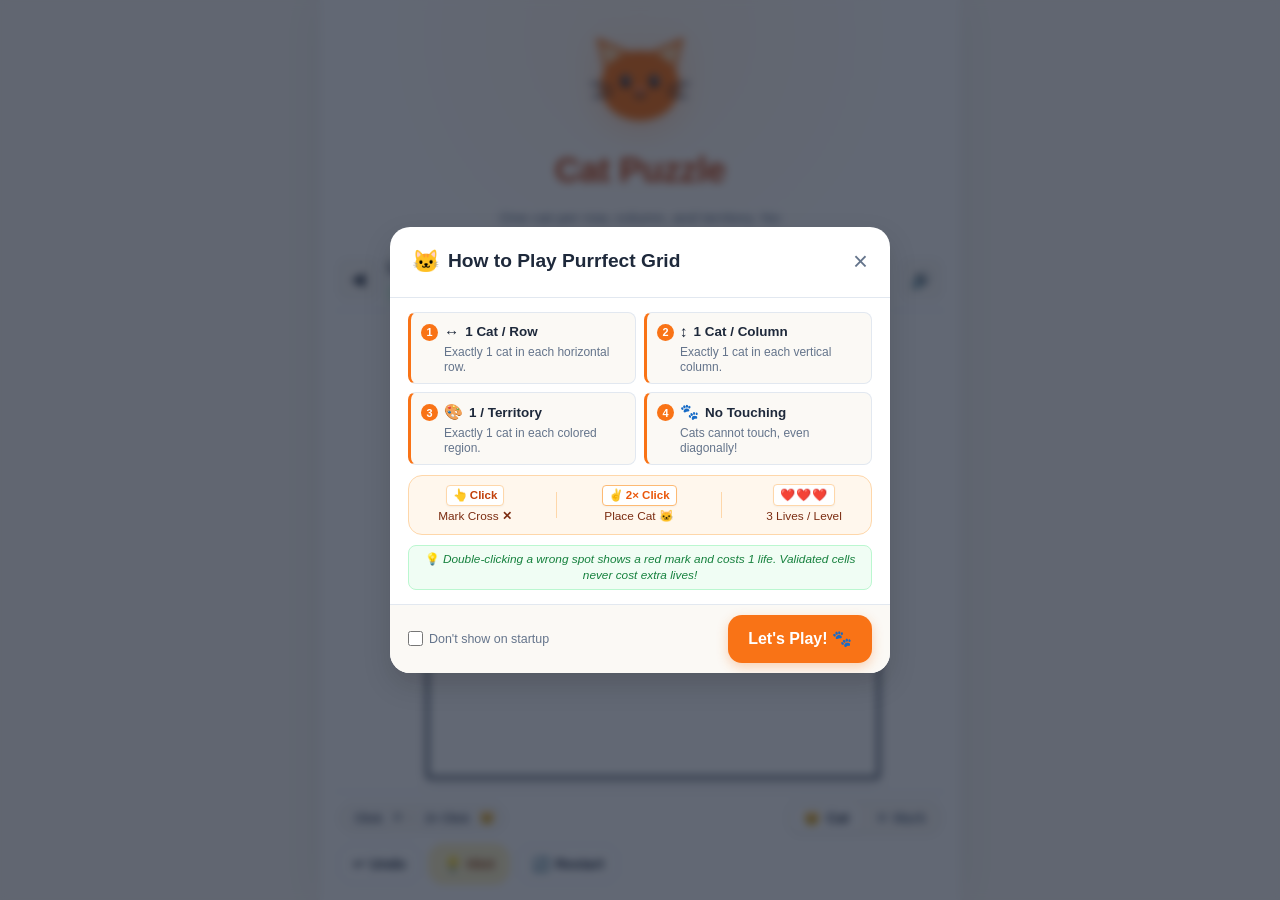
<file: index.html>
<!DOCTYPE html>
<html lang="en">
<head>
  <meta charset="UTF-8">
  <meta name="viewport" content="width=device-width, initial-scale=1.0, maximum-scale=1.0, user-scalable=no">
  <title>Rakee</title>
  <meta name="description" content="A delightful, relaxing cat-themed logic grid puzzle game. Place one cat per row, column, and territory without letting them touch!">
  <link rel="stylesheet" href="css/style.css">
  <link rel="icon" href="data:image/svg+xml,<svg xmlns=%22http://www.w3.org/2000/svg%22 viewBox=%220 0 100 100%22><text y=%22.9em%22 font-size=%2290%22>🐱</text></svg>">
</head>
<body>
  <div id="app" class="game-wrapper">
    <!-- Confetti Canvas for Victory Celebrations -->
    <canvas id="confetti-canvas"></canvas>

    <!-- Floating Feedback Toast (Rule violations, etc.) -->
    <div id="feedback-toast" class="toast" role="alert" aria-live="assertive"></div>

    <!-- ==================== SCREEN 1: MAIN MENU ==================== -->
    <section id="screen-menu" class="screen screen-menu active" aria-label="Main Menu">
      <div class="menu-container">
        <!-- Brand Header -->
        <header class="menu-brand">
          <div class="brand-logo-bounce">
            <svg class="brand-cat-logo" viewBox="0 0 100 100" aria-hidden="true">
              <polygon points="18,42 10,12 42,26" fill="#f97316"/>
              <polygon points="20,38 14,18 38,27" fill="#fed7aa"/>
              <polygon points="82,42 90,12 58,26" fill="#f97316"/>
              <polygon points="80,38 86,18 62,27" fill="#fed7aa"/>
              <ellipse cx="50" cy="56" rx="36" ry="32" fill="#f97316"/>
              <ellipse cx="37" cy="52" rx="4.5" ry="6" fill="#1e293b"/>
              <ellipse cx="63" cy="52" rx="4.5" ry="6" fill="#1e293b"/>
              <circle cx="38" cy="50" r="1.8" fill="#ffffff"/>
              <circle cx="64" cy="50" r="1.8" fill="#ffffff"/>
              <polygon points="50,62 46,58 54,58" fill="#fda4af"/>
              <path d="M46,64 Q50,68 54,64" fill="none" stroke="#1e293b" stroke-width="2.5" stroke-linecap="round"/>
              <line x1="24" y1="58" x2="6" y2="54" stroke="#1e293b" stroke-width="2" stroke-linecap="round"/>
              <line x1="24" y1="64" x2="8" y2="66" stroke="#1e293b" stroke-width="2" stroke-linecap="round"/>
              <line x1="76" y1="58" x2="94" y2="54" stroke="#1e293b" stroke-width="2" stroke-linecap="round"/>
              <line x1="76" y1="64" x2="92" y2="66" stroke="#1e293b" stroke-width="2" stroke-linecap="round"/>
            </svg>
          </div>
          <h1 class="brand-title">Cat Puzzle</h1>
          <p class="brand-tagline">One cat per row, column, and territory. No touching!</p>
        </header>

        <!-- Player Quick Stats -->
        <div class="menu-stats-card">
          <div class="stat-pill">
            <span class="stat-label">Total Score</span>
            <span id="menu-total-score" class="stat-val">0</span>
          </div>
          <div class="stat-pill">
            <span class="stat-label">Levels Cleared</span>
            <span id="menu-completed-count" class="stat-val">0 / 24</span>
          </div>
        </div>

        <!-- Menu Navigation Buttons -->
        <nav class="menu-nav">
          <button id="btn-menu-continue" class="btn btn-primary btn-pulse" style="display: none;">
            <span class="btn-icon">▶</span> Continue Puzzle
          </button>
          <button id="btn-menu-play" class="btn btn-primary">
            <span class="btn-icon">🎮</span> Play Next Level
          </button>
          <button id="btn-menu-levels" class="btn btn-secondary">
            <span class="btn-icon">🗺️</span> Level Select
          </button>
          <button id="btn-menu-generator" class="btn btn-secondary">
            <span class="btn-icon">✨</span> Custom Puzzle Generator
          </button>
          <button id="btn-menu-how-to-play" class="btn btn-outline">
            <span class="btn-icon">📖</span> How to Play
          </button>
          <button id="btn-menu-settings" class="btn btn-outline">
            <span class="btn-icon">⚙️</span> Settings
          </button>
        </nav>

        <footer class="menu-footer">
          <p>Cat Puzzle • Built with Pure Vanilla Web Technologies</p>
        </footer>
      </div>
    </section>

    <!-- ==================== SCREEN 2: GAME SCREEN ==================== -->
    <section id="screen-game" class="screen screen-game" aria-label="Game Board Screen">
      <div class="game-container">
        <!-- Top HUD Header -->
        <header class="game-hud">
          <div class="hud-left">
            <button id="btn-game-back" class="btn-hud" aria-label="Return to Main Menu" title="Menu">
              <span class="btn-icon">◀</span>
            </button>
            <div class="level-meta">
              <h2 id="hud-level-title" class="hud-title">Level 1</h2>
              <span id="hud-level-difficulty" class="badge badge-beginner">Beginner</span>
            </div>
          </div>

          <div class="hud-center">
            <div class="hud-chip" title="Remaining Lives (3 per level)">
              <span id="hud-lives" class="chip-lives" aria-label="3 lives remaining">
                <span class="heart-icon active">❤️</span>
                <span class="heart-icon active">❤️</span>
                <span class="heart-icon active">❤️</span>
              </span>
            </div>
            <div class="hud-chip" title="Cats placed">
              <span id="hud-cat-count" class="chip-text">🐾 0 / 10</span>
            </div>
            <div class="hud-chip" title="Timer">
              <span class="chip-icon">⏱</span>
              <span id="hud-timer" class="chip-text">00:00</span>
            </div>
          </div>

          <div class="hud-right">
            <button id="btn-sound-toggle" class="btn-hud" aria-label="Toggle Sound" title="Sound">
              <span class="icon">🔊</span>
            </button>
          </div>
        </header>

        <!-- Hint Assistance Banner -->
        <div id="hint-banner" class="hint-banner" role="region" aria-live="polite">
          <div class="hint-content">
            <span class="hint-paw">💡</span>
            <div class="hint-body">
              <strong id="hint-title">Helpful Paw Hint</strong>
              <p id="hint-text">Look closely at the highlighted cell!</p>
            </div>
          </div>
          <div class="hint-actions">
            <button id="btn-hint-auto-place" class="btn btn-sm btn-primary">Place for Me</button>
            <button id="btn-hint-dismiss" class="btn btn-sm btn-outline">Got it</button>
          </div>
        </div>

        <!-- Puzzle Board Container -->
        <main class="board-area">
          <div class="board-frame">
            <!-- Top Column Headers -->
            <div id="col-headers" class="col-headers-track" aria-hidden="true"></div>

            <div class="board-middle-row">
              <!-- Left Row Headers -->
              <div id="row-headers" class="row-headers-track" aria-hidden="true"></div>

              <!-- Main Interactive Grid -->
              <div id="puzzle-grid" class="puzzle-grid" role="grid" aria-label="Cat puzzle grid"></div>
            </div>
          </div>
        </main>

        <!-- Game Interaction Toolbar -->
        <footer class="game-toolbar">
          <!-- Control Guide -->
          <div class="control-guide-chip" role="status" aria-label="Controls guide" title="Controls Guide">
            <span class="guide-item"><span class="guide-badge">Click</span> ✕</span>
            <span class="guide-divider">•</span>
            <span class="guide-item"><span class="guide-badge">2× Click</span> 🐱</span>
          </div>

          <!-- Mode Switcher Override (Optional) -->
          <div class="mode-switch-group" role="group" aria-label="Placement Mode">
            <button id="btn-mode-cat" class="mode-btn active" title="Cat placement mode">
              <span class="mode-icon">🐱</span> Cat
            </button>
            <button id="btn-mode-mark" class="mode-btn" title="Mark cell empty (cross)">
              <span class="mode-icon">✕</span> Mark
            </button>
          </div>

          <!-- Action Buttons -->
          <div class="actions-group">
            <button id="btn-undo" class="btn-action" title="Undo Last Move (U)">
              <span class="action-icon">↩</span> Undo
            </button>
            <button id="btn-hint" class="btn-action btn-action-hint" title="Get a Hint (H)">
              <span class="action-icon">💡</span> Hint
            </button>
            <button id="btn-restart" class="btn-action" title="Restart Level (R)">
              <span class="action-icon">🔄</span> Restart
            </button>
          </div>
        </footer>
      </div>
    </section>

    <!-- ==================== SCREEN 3: LEVEL SELECT ==================== -->
    <section id="screen-levels" class="screen screen-levels" aria-label="Level Select Screen">
      <div class="levels-container">
        <header class="levels-header">
          <button id="btn-levels-back" class="btn-hud" aria-label="Back to Menu">
            <span class="btn-icon">◀</span>
          </button>
          <h2 class="levels-title">Select Level</h2>
          <div style="width: 40px;"></div>
        </header>

        <!-- Difficulty Filter Tabs -->
        <div id="level-filter-tabs" class="filter-tabs" role="tablist">
          <button class="filter-tab active" data-filter="All">All</button>
          <button class="filter-tab" data-filter="Beginner">Beginner</button>
          <button class="filter-tab" data-filter="Easy">Easy</button>
          <button class="filter-tab" data-filter="Medium">Medium</button>
          <button class="filter-tab" data-filter="Hard">Hard</button>
          <button class="filter-tab" data-filter="Expert">Expert</button>
          <button class="filter-tab" data-filter="Master">Master</button>
        </div>

        <!-- Level Cards Grid -->
        <div id="level-grid" class="level-grid"></div>
      </div>
    </section>

    <!-- ==================== MODAL: HOW TO PLAY (WELCOME POP-UP) ==================== -->
    <div id="modal-how-to-play" class="modal-overlay" role="dialog" aria-modal="true" aria-labelledby="rule-modal-title">
      <div class="modal-card modal-card-how-to-play">
        <header class="modal-header">
          <div class="modal-title-wrap">
            <span class="modal-title-emoji">🐱</span>
            <h3 id="rule-modal-title" class="modal-title">How to Play Purrfect Grid</h3>
          </div>
          <button class="modal-close" data-close-modal aria-label="Close dialog">&times;</button>
        </header>
        <div class="modal-body how-to-play-body">
          <!-- 4 Core Rules in 2x2 Grid -->
          <div class="rules-grid">
            <div class="rule-box">
              <div class="rule-box-header">
                <span class="rule-num">1</span>
                <span class="rule-icon">↔️</span>
                <strong>1 Cat / Row</strong>
              </div>
              <p>Exactly 1 cat in each horizontal row.</p>
            </div>

            <div class="rule-box">
              <div class="rule-box-header">
                <span class="rule-num">2</span>
                <span class="rule-icon">↕️</span>
                <strong>1 Cat / Column</strong>
              </div>
              <p>Exactly 1 cat in each vertical column.</p>
            </div>

            <div class="rule-box">
              <div class="rule-box-header">
                <span class="rule-num">3</span>
                <span class="rule-icon">🎨</span>
                <strong>1 / Territory</strong>
              </div>
              <p>Exactly 1 cat in each colored region.</p>
            </div>

            <div class="rule-box">
              <div class="rule-box-header">
                <span class="rule-num">4</span>
                <span class="rule-icon">🐾</span>
                <strong>No Touching</strong>
              </div>
              <p>Cats cannot touch, even diagonally!</p>
            </div>
          </div>

          <!-- Controls & Lives Banner -->
          <div class="controls-banner">
            <div class="control-col">
              <span class="ctrl-tag">👆 Click</span>
              <span>Mark Cross <strong>✕</strong></span>
            </div>
            <div class="control-col-divider"></div>
            <div class="control-col">
              <span class="ctrl-tag cat-tag">✌️ 2× Click</span>
              <span>Place Cat <strong>🐱</strong></span>
            </div>
            <div class="control-col-divider"></div>
            <div class="control-col">
              <span class="ctrl-tag lives-tag">❤️❤️❤️</span>
              <span>3 Lives / Level</span>
            </div>
          </div>

          <div class="quick-tip-note">
            💡 <em>Double-clicking a wrong spot shows a red mark and costs 1 life. Validated cells never cost extra lives!</em>
          </div>
        </div>
        <footer class="modal-footer how-to-play-footer">
          <label class="popup-pref-label" title="Do not automatically show this popup on refresh">
            <input type="checkbox" id="chk-dont-show-startup">
            <span>Don't show on startup</span>
          </label>
          <button class="btn btn-primary" id="btn-how-to-play-play" data-close-modal>Let's Play! 🐾</button>
        </footer>
      </div>
    </div>

    <!-- ==================== MODAL: WIN CELEBRATION ==================== -->
    <div id="modal-win" class="modal-overlay" role="dialog" aria-modal="true" aria-labelledby="win-modal-title">
      <div class="modal-card modal-card-win">
        <div class="win-crown">👑</div>
        <h3 id="win-modal-title" class="win-title">Purrfect Logic!</h3>
        <p id="win-level-name" class="win-subtitle">Level 1 Cleared</p>

        <!-- Star Rating Animation -->
        <div id="win-stars" class="win-stars-row">
          <span class="star-icon earned">★</span>
          <span class="star-icon earned">★</span>
          <span class="star-icon earned">★</span>
        </div>

        <!-- Score Breakdown Table -->
        <div class="win-score-box">
          <div class="score-row total">
            <span>Total Score Earned</span>
            <strong id="win-score-total">1,250</strong>
          </div>
          <hr class="score-divider">
          <div class="score-row">
            <span>Base Completion</span>
            <span id="win-base-score">+500</span>
          </div>
          <div class="score-row">
            <span>Time (<span id="win-time">00:45</span> / Par <span id="win-par-time">01:00</span>)</span>
            <span id="win-time-bonus">+150</span>
          </div>
          <div class="score-row">
            <span>No-Hint Bonus</span>
            <span id="win-no-hint-bonus">+300</span>
          </div>
          <div class="score-row">
            <span>Deductions</span>
            <span id="win-deductions">-0</span>
          </div>
        </div>

        <footer class="modal-footer win-actions">
          <button id="btn-win-next" class="btn btn-primary">
            Next Level ➔
          </button>
          <button id="btn-win-replay" class="btn btn-secondary">
            Replay ↺
          </button>
          <button id="btn-win-levels" class="btn btn-outline">
            Level Select ☰
          </button>
        </footer>
      </div>
    </div>

    <!-- ==================== MODAL: PUZZLE GENERATOR ==================== -->
    <div id="modal-generator" class="modal-overlay" role="dialog" aria-modal="true" aria-labelledby="gen-modal-title">
      <div class="modal-card">
        <header class="modal-header">
          <h3 id="gen-modal-title" class="modal-title">Procedural Puzzle Generator</h3>
          <button class="modal-close" data-close-modal aria-label="Close dialog">&times;</button>
        </header>
        <div class="modal-body">
          <p>Generate fresh, verified puzzles with guaranteed unique solutions on demand!</p>

          <div class="form-group">
            <label for="gen-size-select" class="form-label">Grid Size (N × N)</label>
            <select id="gen-size-select" class="form-control">
              <option value="4">4 × 4 (Beginner - 4 Cats)</option>
              <option value="5">5 × 5 (Easy - 5 Cats)</option>
              <option value="6" selected>6 × 6 (Easy/Medium - 6 Cats)</option>
              <option value="7">7 × 7 (Medium - 7 Cats)</option>
              <option value="8">8 × 8 (Hard - 8 Cats)</option>
              <option value="9">9 × 9 (Expert - 9 Cats)</option>
              <option value="10">10 × 10 (Master - 10 Cats)</option>
            </select>
          </div>

          <div class="form-group">
            <label for="gen-seed-input" class="form-label">Random Seed (Optional for reproducibility)</label>
            <input type="text" id="gen-seed-input" class="form-control" placeholder="e.g. whiskers-42">
          </div>
        </div>
        <footer class="modal-footer">
          <button id="btn-generate-submit" class="btn btn-primary">
            ✨ Generate & Play
          </button>
          <button class="btn btn-outline" data-close-modal>Cancel</button>
        </footer>
      </div>
    </div>

    <!-- ==================== MODAL: SETTINGS ==================== -->
    <div id="modal-settings" class="modal-overlay" role="dialog" aria-modal="true" aria-labelledby="settings-modal-title">
      <div class="modal-card">
        <header class="modal-header">
          <h3 id="settings-modal-title" class="modal-title">Game Settings</h3>
          <button class="modal-close" data-close-modal aria-label="Close dialog">&times;</button>
        </header>
        <div class="modal-body">
          <div class="setting-item">
            <div>
              <div class="setting-label">Sound Effects</div>
              <div class="setting-desc">Cute audio feedback for placements and wins.</div>
            </div>
            <label class="switch">
              <input type="checkbox" id="setting-sound" checked>
              <span class="slider"></span>
            </label>
          </div>

          <div class="setting-item">
            <div>
              <div class="setting-label">High Contrast Mode</div>
              <div class="setting-desc">Displays clear region letter watermarks and bolder borders.</div>
            </div>
            <label class="switch">
              <input type="checkbox" id="setting-high-contrast">
              <span class="slider"></span>
            </label>
          </div>

          <div class="setting-item">
            <div>
              <div class="setting-label">Reduced Motion</div>
              <div class="setting-desc">Minimizes animations and confetti.</div>
            </div>
            <label class="switch">
              <input type="checkbox" id="setting-reduced-motion">
              <span class="slider"></span>
            </label>
          </div>

          <hr class="setting-divider">

          <div class="setting-danger-zone">
            <h4>Data Management</h4>
            <p>Erase local scores and locked levels to start fresh.</p>
            <button id="btn-reset-progress" class="btn btn-danger btn-sm">Reset All Progress</button>
          </div>
        </div>
        <footer class="modal-footer">
          <button class="btn btn-primary" data-close-modal>Save & Close</button>
        </footer>
      </div>
    </div>

    <!-- ==================== MODAL: GAME OVER (OUT OF LIVES) ==================== -->
    <div id="modal-game-over" class="modal-overlay" role="dialog" aria-modal="true" aria-labelledby="game-over-title">
      <div class="modal-card modal-card-sm modal-card-game-over">
        <div class="game-over-avatar">😿</div>
        <h3 id="game-over-title" class="game-over-title">Out of Lives!</h3>
        <p class="game-over-msg">You used up all 3 lives with wrong cat placements. Every clever puzzle cat deserves another try!</p>
        <footer class="modal-footer game-over-actions">
          <button id="btn-game-over-retry" class="btn btn-primary">
            🔄 Try Again
          </button>
          <button id="btn-game-over-levels" class="btn btn-outline">
            ☰ Level Select
          </button>
        </footer>
      </div>
    </div>

    <!-- ==================== MODAL: CONFIRMATION ==================== -->
    <div id="modal-confirm" class="modal-overlay" role="dialog" aria-modal="true" aria-labelledby="confirm-title">
      <div class="modal-card modal-card-sm">
        <h3 id="confirm-title" class="modal-title">Are you sure?</h3>
        <p id="confirm-message" class="modal-text">This action cannot be undone.</p>
        <footer class="modal-footer">
          <button id="btn-confirm-yes" class="btn btn-danger">Yes, Proceed</button>
          <button class="btn btn-outline" data-close-modal>Cancel</button>
        </footer>
      </div>
    </div>
  </div>

  <!-- Entry Script (ES Module) -->
  <script type="module" src="js/app.js"></script>
</body>
</html>
</file>
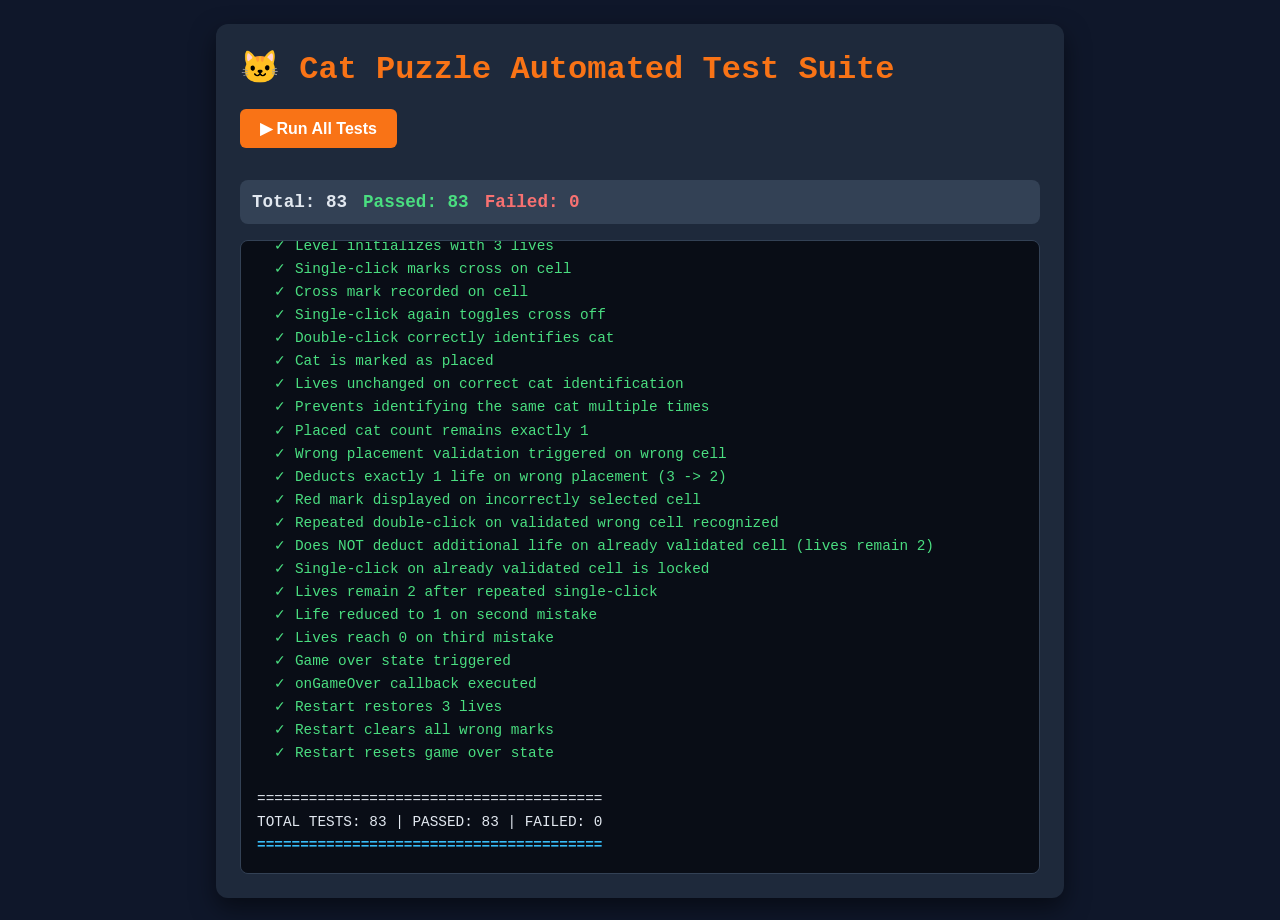
<file: test.html>
<!DOCTYPE html>
<html lang="en">
<head>
  <meta charset="UTF-8">
  <title>Cat Puzzle - Test Suite Runner</title>
  <meta name="viewport" content="width=device-width, initial-scale=1.0">
  <style>
    body {
      font-family: -apple-system, BlinkMacSystemFont, "Segoe UI", Roboto, monospace;
      background-color: #0f172a;
      color: #e2e8f0;
      margin: 0;
      padding: 24px;
    }
    .container {
      max-width: 800px;
      margin: 0 auto;
      background: #1e293b;
      padding: 24px;
      border-radius: 12px;
      box-shadow: 0 10px 25px rgba(0,0,0,0.5);
    }
    h1 {
      color: #f97316;
      margin-top: 0;
      display: flex;
      align-items: center;
      gap: 12px;
    }
    .summary-card {
      display: flex;
      gap: 16px;
      margin: 16px 0;
      padding: 12px;
      background: #334155;
      border-radius: 8px;
    }
    .stat {
      font-size: 1.1rem;
      font-weight: 700;
    }
    .stat.pass { color: #4ade80; }
    .stat.fail { color: #f87171; }
    #log {
      background: #090d16;
      padding: 16px;
      border-radius: 8px;
      font-family: Consolas, monospace;
      font-size: 0.9rem;
      line-height: 1.6;
      white-space: pre-wrap;
      max-height: 600px;
      overflow-y: auto;
      border: 1px solid #334155;
    }
    .log-pass { color: #4ade80; }
    .log-fail { color: #f87171; font-weight: bold; }
    .log-info { color: #38bdf8; font-weight: bold; }
    .btn {
      background: #f97316;
      color: #fff;
      border: none;
      padding: 10px 20px;
      border-radius: 6px;
      font-size: 1rem;
      font-weight: bold;
      cursor: pointer;
      margin-bottom: 16px;
    }
    .btn:hover { background: #ea580c; }
  </style>
</head>
<body>
  <div class="container">
    <h1>🐱 Cat Puzzle Automated Test Suite</h1>
    <button id="run-btn" class="btn">▶ Run All Tests</button>
    <div class="summary-card">
      <span class="stat">Total: <span id="total-count">0</span></span>
      <span class="stat pass">Passed: <span id="pass-count">0</span></span>
      <span class="stat fail">Failed: <span id="fail-count">0</span></span>
    </div>
    <div id="log">Click "Run All Tests" or wait for automatic execution...</div>
  </div>

  <script>
    window.__errors = [];
    window.onerror = function(msg, url, line, col, error) {
      window.__errors.push({ msg, url, line, col, stack: error ? error.stack : '' });
      const el = document.getElementById('log');
      if (el) el.innerHTML += '<div class="log-fail">GLOBAL ERROR: ' + msg + ' at line ' + line + '</div>';
    };
  </script>
  <script type="module">
    import { runAllTests } from './tests/test-suite.js';

    const logEl = document.getElementById('log');
    const totalEl = document.getElementById('total-count');
    const passEl = document.getElementById('pass-count');
    const failEl = document.getElementById('fail-count');
    const runBtn = document.getElementById('run-btn');

    async function execute() {
      try {
        logEl.innerHTML = '';
        const reporter = (msg) => {
          const line = document.createElement('div');
          if (msg.includes('✓')) {
            line.className = 'log-pass';
          } else if (msg.includes('✗')) {
            line.className = 'log-fail';
          } else if (msg.startsWith('---') || msg.startsWith('Group') || msg.startsWith('===')) {
            line.className = 'log-info';
          }
          line.textContent = msg;
          logEl.appendChild(line);
          logEl.scrollTop = logEl.scrollHeight;
        };

        const res = await runAllTests(reporter);
        totalEl.textContent = res.total;
        passEl.textContent = res.passed;
        failEl.textContent = res.failed;
      } catch (err) {
        logEl.innerHTML = '<div class="log-fail">EXECUTION ERROR: ' + (err.stack || err.message) + '</div>';
      }
    }

    runBtn.addEventListener('click', execute);
    execute();
  </script>
</body>
</html>
</file>
<file: css/style.css>
/* ==========================================================================
   Cat Puzzle - Complete Stylesheet
   Modern, responsive, accessible casual cat logic puzzle game styling
   ========================================================================== */

/* --- CSS Variables & Design Tokens --- */
:root {
  --font-main: -apple-system, BlinkMacSystemFont, "Segoe UI", Roboto, "Helvetica Neue", Arial, sans-serif;
  
  /* Color Palette */
  --bg-app: #fbf9f5;
  --bg-surface: #ffffff;
  --bg-card: #ffffff;
  --text-main: #1e293b;
  --text-muted: #64748b;
  --text-light: #94a3b8;
  
  --primary: #f97316;
  --primary-hover: #ea580c;
  --primary-light: #ffedd5;
  --primary-text: #ffffff;

  --secondary: #0284c7;
  --secondary-hover: #0369a1;
  --secondary-light: #e0f2fe;

  --accent-mint: #10b981;
  --accent-rose: #f43f5e;
  --accent-amber: #f59e0b;

  --border-light: #e2e8f0;
  --border-dark: #334155;
  --region-border-width: 3px;

  /* UI Sizing & Radii */
  --radius-sm: 8px;
  --radius-md: 14px;
  --radius-lg: 20px;
  --radius-full: 9999px;

  --shadow-sm: 0 1px 3px rgba(0, 0, 0, 0.08);
  --shadow-md: 0 4px 12px rgba(0, 0, 0, 0.1);
  --shadow-lg: 0 12px 28px rgba(0, 0, 0, 0.15);

  --transition-fast: 0.15s ease;
  --transition-normal: 0.25s ease;
}

/* Reduced Motion Preference */
@media (prefers-reduced-motion: reduce) {
  *, *::before, *::after {
    animation-duration: 0.01ms !important;
    animation-iteration-count: 1 !important;
    transition-duration: 0.01ms !important;
  }
}

body.reduced-motion *,
body.reduced-motion *::before,
body.reduced-motion *::after {
  animation: none !important;
  transition: none !important;
}

/* --- Base Reset & Typography --- */
*, *::before, *::after {
  box-sizing: border-box;
  margin: 0;
  padding: 0;
  -webkit-tap-highlight-color: transparent;
}

html, body {
  width: 100%;
  height: 100%;
  background-color: var(--bg-app);
  color: var(--text-main);
  font-family: var(--font-main);
  line-height: 1.5;
  overflow: hidden;
  user-select: none;
  -webkit-user-select: none;
}

/* High Contrast Mode */
body.high-contrast {
  --bg-app: #f1f5f9;
  --border-dark: #000000;
  --region-border-width: 4px;
}

body.high-contrast .region-watermark {
  opacity: 0.75 !important;
  font-weight: 800 !important;
  color: #0f172a !important;
}

body.high-contrast .puzzle-cell {
  border-width: 1px !important;
  border-style: solid !important;
  border-color: rgba(0, 0, 0, 0.3) !important;
}

/* --- App Wrapper Layout --- */
.game-wrapper {
  position: relative;
  width: 100%;
  max-width: 640px;
  height: 100dvh;
  margin: 0 auto;
  display: flex;
  flex-direction: column;
  background-color: var(--bg-surface);
  box-shadow: 0 0 40px rgba(0, 0, 0, 0.06);
  overflow: hidden;
}

/* Confetti Background Canvas */
#confetti-canvas {
  position: fixed;
  top: 0;
  left: 0;
  width: 100vw;
  height: 100vh;
  pointer-events: none;
  z-index: 999;
}

/* Screen Transitions */
.screen {
  display: none;
  width: 100%;
  height: 100%;
  flex-direction: column;
}

.screen.active {
  display: flex;
}

/* ==========================================================================
   SCREEN 1: MAIN MENU
   ========================================================================== */
.screen-menu {
  overflow-y: auto;
  padding: 24px 20px;
  background: radial-gradient(circle at 50% 15%, #fff7ed 0%, var(--bg-surface) 70%);
}

.menu-container {
  max-width: 420px;
  margin: auto;
  display: flex;
  flex-direction: column;
  align-items: center;
  text-align: center;
  gap: 20px;
}

.menu-brand {
  display: flex;
  flex-direction: column;
  align-items: center;
  gap: 10px;
}

.brand-logo-bounce {
  width: 110px;
  height: 110px;
  animation: logoFloat 3s ease-in-out infinite;
}

@keyframes logoFloat {
  0%, 100% { transform: translateY(0); }
  50% { transform: translateY(-8px); }
}

.brand-cat-logo {
  width: 100%;
  height: 100%;
  filter: drop-shadow(0 8px 16px rgba(249, 115, 22, 0.25));
}

.brand-title {
  font-size: 2.2rem;
  font-weight: 900;
  color: #c2410c;
  letter-spacing: -0.5px;
}

.brand-tagline {
  font-size: 0.95rem;
  color: var(--text-muted);
  max-width: 320px;
}

.menu-stats-card {
  width: 100%;
  display: grid;
  grid-template-columns: 1fr 1fr;
  gap: 12px;
  background-color: var(--primary-light);
  border: 1px solid #fed7aa;
  padding: 14px 18px;
  border-radius: var(--radius-md);
}

.stat-pill {
  display: flex;
  flex-direction: column;
  align-items: center;
}

.stat-label {
  font-size: 0.75rem;
  font-weight: 700;
  text-transform: uppercase;
  letter-spacing: 0.5px;
  color: #9a3412;
}

.stat-val {
  font-size: 1.4rem;
  font-weight: 800;
  color: #7c2d12;
}

.menu-nav {
  width: 100%;
  display: flex;
  flex-direction: column;
  gap: 12px;
}

.menu-footer {
  font-size: 0.75rem;
  color: var(--text-light);
  margin-top: 10px;
}

/* ==========================================================================
   BUTTONS & BADGES
   ========================================================================== */
.btn {
  display: inline-flex;
  align-items: center;
  justify-content: center;
  gap: 8px;
  min-height: 48px;
  padding: 12px 20px;
  border-radius: var(--radius-md);
  font-size: 1rem;
  font-weight: 700;
  cursor: pointer;
  border: none;
  outline: none;
  transition: transform var(--transition-fast), background-color var(--transition-fast), box-shadow var(--transition-fast);
}

.btn:active {
  transform: scale(0.97);
}

.btn:focus-visible {
  box-shadow: 0 0 0 3px rgba(249, 115, 22, 0.4);
}

.btn-primary {
  background-color: var(--primary);
  color: var(--primary-text);
  box-shadow: 0 4px 12px rgba(249, 115, 22, 0.3);
}

.btn-primary:hover {
  background-color: var(--primary-hover);
}

.btn-secondary {
  background-color: var(--secondary-light);
  color: var(--secondary-hover);
}

.btn-secondary:hover {
  background-color: #bae6fd;
}

.btn-outline {
  background-color: transparent;
  border: 2px solid var(--border-light);
  color: var(--text-main);
}

.btn-outline:hover {
  background-color: #f8fafc;
  border-color: #cbd5e1;
}

.btn-danger {
  background-color: #fee2e2;
  color: #b91c1c;
  border: 1px solid #fca5a5;
}

.btn-danger:hover {
  background-color: #fecaca;
}

.btn-sm {
  min-height: 36px;
  padding: 6px 14px;
  font-size: 0.85rem;
}

.btn-pulse {
  animation: pulseGlow 2s infinite;
}

@keyframes pulseGlow {
  0%, 100% { box-shadow: 0 0 0 0 rgba(249, 115, 22, 0.5); }
  50% { box-shadow: 0 0 0 10px rgba(249, 115, 22, 0); }
}

.badge {
  display: inline-block;
  padding: 2px 10px;
  border-radius: var(--radius-full);
  font-size: 0.75rem;
  font-weight: 700;
  text-transform: uppercase;
  letter-spacing: 0.5px;
}

.badge-beginner { background: #dcfce7; color: #15803d; }
.badge-easy { background: #e0f2fe; color: #0369a1; }
.badge-medium { background: #fef3c7; color: #b45309; }
.badge-hard { background: #ffedd5; color: #c2410c; }
.badge-expert { background: #fae8ff; color: #86198f; }
.badge-master { background: #ffe4e6; color: #be123c; }

/* ==========================================================================
   SCREEN 2: GAME SCREEN & HUD
   ========================================================================== */
.screen-game {
  display: flex;
  flex-direction: column;
  height: 100%;
}

.game-container {
  display: flex;
  flex-direction: column;
  height: 100%;
  padding: 10px 14px;
  gap: 8px;
}

/* Header HUD */
.game-hud {
  display: flex;
  align-items: center;
  justify-content: space-between;
  padding: 6px 4px;
  border-bottom: 1px solid var(--border-light);
}

.hud-left {
  display: flex;
  align-items: center;
  gap: 10px;
}

.btn-hud {
  width: 40px;
  height: 40px;
  border-radius: var(--radius-sm);
  background: var(--bg-app);
  border: 1px solid var(--border-light);
  display: inline-flex;
  align-items: center;
  justify-content: center;
  cursor: pointer;
  font-size: 1.1rem;
  color: var(--text-main);
  transition: background-color var(--transition-fast);
}

.btn-hud:active {
  transform: scale(0.92);
}

.level-meta {
  display: flex;
  flex-direction: column;
  gap: 2px;
}

.hud-title {
  font-size: 1.05rem;
  font-weight: 800;
  color: var(--text-main);
  white-space: nowrap;
  max-width: 150px;
  overflow: hidden;
  text-overflow: ellipsis;
}

.hud-center {
  display: flex;
  align-items: center;
  gap: 8px;
}

.hud-chip {
  display: inline-flex;
  align-items: center;
  gap: 4px;
  background-color: var(--bg-app);
  border: 1px solid var(--border-light);
  padding: 4px 10px;
  border-radius: var(--radius-full);
  font-size: 0.85rem;
  font-weight: 700;
  color: var(--text-main);
}

.hud-lives-chip {
  padding: 4px 8px;
}

.chip-lives {
  display: inline-flex;
  align-items: center;
  gap: 2px;
  font-size: 0.95rem;
  line-height: 1;
}

.heart-icon {
  display: inline-block;
  transition: transform var(--transition-fast), opacity var(--transition-fast), filter var(--transition-fast);
}

.heart-icon.lost {
  opacity: 0.28;
  filter: grayscale(1);
  transform: scale(0.85);
}

/* Hint Banner */
.hint-banner {
  display: none;
  background-color: #eff6ff;
  border: 1px solid #bfdbfe;
  border-radius: var(--radius-md);
  padding: 8px 12px;
  animation: slideDown 0.25s ease;
}

.hint-banner.visible {
  display: flex;
  align-items: center;
  justify-content: space-between;
  gap: 10px;
}

@keyframes slideDown {
  from { opacity: 0; transform: translateY(-8px); }
  to { opacity: 1; transform: translateY(0); }
}

.hint-content {
  display: flex;
  align-items: flex-start;
  gap: 8px;
  font-size: 0.85rem;
}

.hint-paw {
  font-size: 1.2rem;
}

.hint-body strong {
  display: block;
  color: #1e40af;
  font-size: 0.85rem;
}

.hint-body p {
  color: #1e3a8a;
  line-height: 1.25;
  margin-top: 2px;
}

.hint-actions {
  display: flex;
  gap: 6px;
  flex-shrink: 0;
}

/* ==========================================================================
   BOARD AREA & PUZZLE GRID
   ========================================================================== */
.board-area {
  flex: 1;
  display: flex;
  align-items: center;
  justify-content: center;
  min-height: 0; /* Important for flex child sizing */
  padding: 4px 0;
}

.board-frame {
  display: flex;
  flex-direction: column;
  width: 100%;
  max-width: min(88vw, 480px);
}

/* Track Headers */
.col-headers-track {
  display: grid;
  grid-template-columns: repeat(var(--grid-dim, 6), 1fr);
  margin-left: 24px; /* Offset for row header width */
  margin-bottom: 2px;
}

.board-middle-row {
  display: flex;
  width: 100%;
}

.row-headers-track {
  display: grid;
  grid-template-rows: repeat(var(--grid-dim, 6), 1fr);
  width: 24px;
  margin-right: 2px;
}

.grid-header {
  display: flex;
  align-items: center;
  justify-content: center;
  font-size: 0.72rem;
  font-weight: 700;
  color: var(--text-light);
  transition: color var(--transition-fast), font-weight var(--transition-fast);
}

.grid-header.completed {
  color: #15803d;
  font-weight: 900;
}

.grid-header.completed::after {
  content: '✓';
  font-size: 0.65rem;
  margin-left: 1px;
}

/* Puzzle Grid */
.puzzle-grid {
  flex: 1;
  display: grid;
  grid-template-columns: repeat(var(--grid-dim, 6), 1fr);
  width: 100%;
  aspect-ratio: 1 / 1;
  border: var(--region-border-width) solid var(--border-dark);
  border-radius: 4px;
  overflow: hidden;
  background-color: #ffffff;
  box-shadow: var(--shadow-md);
}

/* Cells */
.puzzle-cell {
  position: relative;
  aspect-ratio: 1 / 1;
  background-color: var(--cell-bg, #ffffff);
  border: 1px dashed rgba(0, 0, 0, 0.12);
  padding: 0;
  margin: 0;
  cursor: pointer;
  display: flex;
  align-items: center;
  justify-content: center;
  outline: none;
  touch-action: manipulation;
  transition: background-color var(--transition-fast), transform var(--transition-fast), filter var(--transition-fast);
}

/* Heavy Region Boundary Borders */
.puzzle-cell.border-top {
  border-top: var(--region-border-width) solid var(--border-dark) !important;
}

.puzzle-cell.border-bottom {
  border-bottom: var(--region-border-width) solid var(--border-dark) !important;
}

.puzzle-cell.border-left {
  border-left: var(--region-border-width) solid var(--border-dark) !important;
}

.puzzle-cell.border-right {
  border-right: var(--region-border-width) solid var(--border-dark) !important;
}

/* Region Watermark (Accessible Region Identifiers) */
.region-watermark {
  position: absolute;
  top: 2px;
  left: 4px;
  font-size: 0.68rem;
  font-weight: 800;
  color: var(--cell-border, #000);
  opacity: 0.38;
  pointer-events: none;
  line-height: 1;
}

/* Focused cell (Keyboard navigation) */
.puzzle-cell.is-focused {
  outline: 3px solid #0284c7;
  outline-offset: -3px;
  z-index: 5;
}

/* Cell content wrapper */
.cell-content {
  width: 82%;
  height: 82%;
  display: flex;
  align-items: center;
  justify-content: center;
  pointer-events: none;
}

/* SVG Cat Inside Cell */
.puzzle-cell.has-cat .cat-svg {
  width: 100%;
  height: 100%;
  animation: catPopIn 0.22s cubic-bezier(0.175, 0.885, 0.32, 1.275);
  filter: drop-shadow(0 2px 4px rgba(0, 0, 0, 0.18));
}

@keyframes catPopIn {
  0% { transform: scale(0.3); opacity: 0; }
  75% { transform: scale(1.15); }
  100% { transform: scale(1); opacity: 1; }
}

/* Marked Cross Inside Cell (Single-click note) */
.puzzle-cell.has-cross {
  filter: brightness(0.92);
  box-shadow: inset 0 0 0 1px rgba(51, 65, 85, 0.25);
}

.puzzle-cell.has-cross .mark-cross {
  font-size: 1.5rem;
  font-weight: 900;
  color: #334155;
  line-height: 1;
  opacity: 0.88;
  animation: crossPop 0.18s ease;
}

@keyframes crossPop {
  0% { transform: scale(0.4); opacity: 0; }
  100% { transform: scale(1); opacity: 0.88; }
}

/* Error feedback animations */
.puzzle-cell.cell-invalid-shake {
  animation: invalidShake 0.45s ease-in-out;
  background-color: #fee2e2 !important;
  z-index: 10;
}

@keyframes invalidShake {
  0%, 100% { transform: translateX(0); }
  20%, 60% { transform: translateX(-5px); }
  40%, 80% { transform: translateX(5px); }
}

.puzzle-cell.cell-conflict-pulse {
  animation: conflictPulse 0.9s ease infinite;
  z-index: 9;
}

@keyframes conflictPulse {
  0%, 100% { box-shadow: inset 0 0 0 3px #ef4444; }
  50% { box-shadow: inset 0 0 0 6px #dc2626; }
}

.puzzle-cell.cell-hint-highlight {
  animation: hintPulse 1s ease infinite;
  z-index: 8;
}

@keyframes hintPulse {
  0%, 100% { box-shadow: inset 0 0 0 3px #2563eb, 0 0 12px rgba(37, 99, 235, 0.5); }
  50% { box-shadow: inset 0 0 0 5px #1d4ed8, 0 0 18px rgba(37, 99, 235, 0.8); }
}

/* Wrong Placement Red Mark */
.puzzle-cell.has-wrong-mark {
  background-color: #fee2e2 !important;
  box-shadow: inset 0 0 0 2px #ef4444;
  z-index: 6;
}

.wrong-red-x {
  font-size: 1.6rem;
  font-weight: 900;
  color: #dc2626;
  line-height: 1;
  text-shadow: 0 1px 4px rgba(220, 38, 38, 0.4);
  animation: wrongXPop 0.22s cubic-bezier(0.175, 0.885, 0.32, 1.275);
}

@keyframes wrongXPop {
  0% { transform: scale(0.2) rotate(-15deg); opacity: 0; }
  70% { transform: scale(1.25) rotate(10deg); }
  100% { transform: scale(1) rotate(0deg); opacity: 1; }
}

/* ==========================================================================
   GAME TOOLBAR (BOTTOM CONTROLS)
   ========================================================================== */
.game-toolbar {
  display: flex;
  align-items: center;
  justify-content: space-between;
  padding: 8px 4px 6px;
  gap: 8px;
  border-top: 1px solid var(--border-light);
  flex-wrap: wrap;
}

.control-guide-chip {
  display: inline-flex;
  align-items: center;
  gap: 6px;
  background-color: var(--bg-app);
  border: 1px solid var(--border-light);
  padding: 4px 10px;
  border-radius: var(--radius-full);
  font-size: 0.8rem;
  font-weight: 700;
  color: var(--text-muted);
}

.guide-badge {
  background: #ffffff;
  border: 1px solid var(--border-light);
  border-radius: 4px;
  padding: 1px 5px;
  font-size: 0.72rem;
  color: var(--text-main);
  box-shadow: 0 1px 2px rgba(0, 0, 0, 0.05);
}

.guide-divider {
  color: var(--border-dark);
  opacity: 0.3;
}

.mode-switch-group {
  display: flex;
  background-color: var(--bg-app);
  border: 1px solid var(--border-light);
  border-radius: var(--radius-md);
  padding: 3px;
  gap: 3px;
}

.mode-btn {
  display: inline-flex;
  align-items: center;
  gap: 5px;
  padding: 6px 12px;
  border-radius: var(--radius-sm);
  border: none;
  background: transparent;
  font-size: 0.88rem;
  font-weight: 700;
  color: var(--text-muted);
  cursor: pointer;
  transition: all var(--transition-fast);
}

.mode-btn.active {
  background-color: var(--bg-surface);
  color: var(--text-main);
  box-shadow: var(--shadow-sm);
}

.actions-group {
  display: flex;
  align-items: center;
  gap: 8px;
}

.btn-action {
  display: inline-flex;
  align-items: center;
  gap: 5px;
  height: 40px;
  padding: 0 14px;
  border-radius: var(--radius-md);
  border: 1px solid var(--border-light);
  background-color: var(--bg-surface);
  color: var(--text-main);
  font-size: 0.88rem;
  font-weight: 700;
  cursor: pointer;
  transition: all var(--transition-fast);
}

.btn-action:hover:not(:disabled) {
  background-color: var(--bg-app);
}

.btn-action:disabled {
  opacity: 0.45;
  cursor: not-allowed;
}

.btn-action-hint {
  background-color: #fef3c7;
  border-color: #fde68a;
  color: #92400e;
}

.btn-action-hint:hover:not(:disabled) {
  background-color: #fde68a;
}

/* ==========================================================================
   FEEDBACK TOAST
   ========================================================================== */
.toast {
  position: fixed;
  bottom: 84px;
  left: 50%;
  transform: translateX(-50%) translateY(20px);
  background-color: #1e293b;
  color: #ffffff;
  padding: 10px 18px;
  border-radius: var(--radius-full);
  font-size: 0.88rem;
  font-weight: 600;
  box-shadow: var(--shadow-lg);
  opacity: 0;
  pointer-events: none;
  transition: opacity 0.25s ease, transform 0.25s ease;
  z-index: 500;
  max-width: 90vw;
  text-align: center;
}

.toast.visible {
  opacity: 1;
  transform: translateX(-50%) translateY(0);
}

/* ==========================================================================
   SCREEN 3: LEVEL SELECT
   ========================================================================== */
.screen-levels {
  overflow-y: auto;
  padding: 18px 16px;
}

.levels-container {
  display: flex;
  flex-direction: column;
  gap: 16px;
  max-width: 600px;
  margin: 0 auto;
  width: 100%;
}

.levels-header {
  display: flex;
  align-items: center;
  justify-content: space-between;
}

.levels-title {
  font-size: 1.4rem;
  font-weight: 900;
  color: var(--text-main);
}

.filter-tabs {
  display: flex;
  gap: 6px;
  overflow-x: auto;
  padding-bottom: 4px;
  scrollbar-width: none;
}

.filter-tabs::-webkit-scrollbar {
  display: none;
}

.filter-tab {
  padding: 6px 14px;
  border-radius: var(--radius-full);
  border: 1px solid var(--border-light);
  background: var(--bg-surface);
  color: var(--text-muted);
  font-size: 0.82rem;
  font-weight: 700;
  cursor: pointer;
  white-space: nowrap;
  transition: all var(--transition-fast);
}

.filter-tab.active {
  background: var(--text-main);
  color: #ffffff;
  border-color: var(--text-main);
}

.level-grid {
  display: grid;
  grid-template-columns: repeat(auto-fill, minmax(160px, 1fr));
  gap: 12px;
}

.level-card {
  background: var(--bg-surface);
  border: 2px solid var(--border-light);
  border-radius: var(--radius-md);
  padding: 14px;
  display: flex;
  flex-direction: column;
  gap: 8px;
  cursor: pointer;
  transition: transform var(--transition-fast), border-color var(--transition-fast), box-shadow var(--transition-fast);
}

.level-card.unlocked:hover {
  transform: translateY(-2px);
  border-color: var(--primary);
  box-shadow: var(--shadow-md);
}

.level-card.completed {
  border-color: #86efac;
  background-color: #f0fdf4;
}

.level-card.locked {
  opacity: 0.55;
  cursor: not-allowed;
  background-color: var(--bg-app);
}

.card-header {
  display: flex;
  justify-content: space-between;
  align-items: center;
}

.level-num {
  font-size: 0.8rem;
  font-weight: 800;
  color: var(--text-muted);
}

.card-title {
  font-size: 0.95rem;
  font-weight: 800;
  color: var(--text-main);
  line-height: 1.25;
}

.card-meta {
  display: flex;
  justify-content: space-between;
  font-size: 0.75rem;
  color: var(--text-light);
}

.card-footer {
  display: flex;
  justify-content: space-between;
  align-items: center;
  margin-top: 4px;
}

.card-stars {
  display: flex;
  gap: 2px;
}

.card-star {
  font-size: 0.95rem;
  color: #cbd5e1;
}

.card-star.active {
  color: #f59e0b;
}

.card-status {
  font-size: 0.78rem;
  font-weight: 700;
  color: var(--primary);
}

.level-card.completed .card-status {
  color: #16a34a;
}

/* ==========================================================================
   MODALS
   ========================================================================== */
.modal-overlay {
  display: none;
  position: fixed;
  top: 0;
  left: 0;
  width: 100vw;
  height: 100vh;
  background: rgba(15, 23, 42, 0.65);
  backdrop-filter: blur(4px);
  align-items: center;
  justify-content: center;
  padding: 16px;
  z-index: 1000;
  animation: fadeIn 0.2s ease;
}

.modal-overlay.visible {
  display: flex;
}

@keyframes fadeIn {
  from { opacity: 0; }
  to { opacity: 1; }
}

.modal-card {
  background: var(--bg-surface);
  border-radius: var(--radius-lg);
  width: 100%;
  max-width: 480px;
  max-height: 90vh;
  display: flex;
  flex-direction: column;
  box-shadow: var(--shadow-lg);
  overflow: hidden;
  animation: popModal 0.25s cubic-bezier(0.175, 0.885, 0.32, 1.275);
}

.modal-card-sm {
  max-width: 380px;
  padding: 20px;
}

@keyframes popModal {
  from { transform: scale(0.9); opacity: 0; }
  to { transform: scale(1); opacity: 1; }
}

.modal-header {
  display: flex;
  align-items: center;
  justify-content: space-between;
  padding: 18px 22px;
  border-bottom: 1px solid var(--border-light);
}

.modal-title {
  font-size: 1.2rem;
  font-weight: 800;
  color: var(--text-main);
}

.modal-close {
  background: transparent;
  border: none;
  font-size: 1.6rem;
  cursor: pointer;
  color: var(--text-muted);
  line-height: 1;
}

.modal-body {
  padding: 20px 22px;
  overflow-y: auto;
  font-size: 0.92rem;
  color: var(--text-main);
  display: flex;
  flex-direction: column;
  gap: 16px;
}

.modal-footer {
  display: flex;
  align-items: center;
  justify-content: flex-end;
  gap: 10px;
  padding: 14px 22px;
  background-color: var(--bg-app);
  border-top: 1px solid var(--border-light);
}

/* Win Modal Specifics */
.modal-card-win {
  text-align: center;
  padding: 28px 22px 20px;
  align-items: center;
}

.win-crown {
  font-size: 3.2rem;
  animation: crownBounce 1.5s infinite;
}

@keyframes crownBounce {
  0%, 100% { transform: translateY(0) rotate(0deg); }
  50% { transform: translateY(-8px) rotate(4deg); }
}

.win-title {
  font-size: 1.7rem;
  font-weight: 900;
  color: #c2410c;
  margin-top: 4px;
}

.win-subtitle {
  font-size: 0.95rem;
  color: var(--text-muted);
  margin-bottom: 8px;
}

.win-stars-row {
  display: flex;
  justify-content: center;
  gap: 8px;
  font-size: 2.4rem;
  margin: 6px 0 16px;
}

.star-icon.earned {
  color: #f59e0b;
  animation: starPop 0.4s cubic-bezier(0.175, 0.885, 0.32, 1.275);
}

.star-icon.empty {
  color: #e2e8f0;
}

@keyframes starPop {
  0% { transform: scale(0); }
  80% { transform: scale(1.3); }
  100% { transform: scale(1); }
}

.win-score-box {
  width: 100%;
  background: var(--bg-app);
  border: 1px solid var(--border-light);
  border-radius: var(--radius-md);
  padding: 14px;
  display: flex;
  flex-direction: column;
  gap: 8px;
  font-size: 0.85rem;
}

.score-row {
  display: flex;
  justify-content: space-between;
  color: var(--text-muted);
}

.score-row.total {
  font-size: 1.15rem;
  font-weight: 800;
  color: var(--text-main);
}

.score-divider {
  border: none;
  border-top: 1px dashed var(--border-light);
  margin: 2px 0;
}

.win-actions {
  width: 100%;
  justify-content: center;
  flex-wrap: wrap;
  background: transparent;
  border: none;
  padding: 14px 0 0;
}

/* Game Over Modal */
.modal-card-game-over {
  text-align: center;
  padding: 28px 22px 20px;
  align-items: center;
}

.game-over-avatar {
  font-size: 3.4rem;
  margin-bottom: 4px;
  animation: catSigh 2s ease-in-out infinite;
}

@keyframes catSigh {
  0%, 100% { transform: translateY(0); }
  50% { transform: translateY(5px); }
}

.game-over-title {
  font-size: 1.6rem;
  font-weight: 900;
  color: #dc2626;
}

.game-over-msg {
  font-size: 0.92rem;
  color: var(--text-muted);
  line-height: 1.4;
  margin: 8px 0 16px;
}

.game-over-actions {
  width: 100%;
  justify-content: center;
  gap: 10px;
  border: none;
  background: transparent;
  padding: 8px 0 0;
}

/* ==========================================================================
   HOW TO PLAY DIALOGUE POP-UP (COMPACT, 100% VISIBLE WITHOUT SCROLLING)
   ========================================================================== */
.modal-card-how-to-play {
  max-width: 500px;
  max-height: 94vh;
}

.modal-title-wrap {
  display: flex;
  align-items: center;
  gap: 8px;
}

.modal-title-emoji {
  font-size: 1.4rem;
}

.how-to-play-body {
  padding: 14px 18px;
  gap: 10px;
}

/* 2x2 Rules Grid */
.rules-grid {
  display: grid;
  grid-template-columns: 1fr 1fr;
  gap: 8px;
}

.rule-box {
  background: var(--bg-app);
  border: 1px solid var(--border-light);
  border-left: 3px solid var(--primary);
  border-radius: var(--radius-sm);
  padding: 8px 10px;
  display: flex;
  flex-direction: column;
  gap: 2px;
}

.rule-box-header {
  display: flex;
  align-items: center;
  gap: 6px;
  font-size: 0.84rem;
  color: var(--text-main);
}

.rule-num {
  background: var(--primary);
  color: #fff;
  width: 17px;
  height: 17px;
  border-radius: var(--radius-full);
  font-size: 0.68rem;
  font-weight: 800;
  display: inline-flex;
  align-items: center;
  justify-content: center;
  flex-shrink: 0;
}

.rule-icon {
  font-size: 0.95rem;
}

.rule-box p {
  font-size: 0.75rem;
  color: var(--text-muted);
  line-height: 1.25;
  margin: 0;
  padding-left: 23px;
}

/* Controls & Lives Banner */
.controls-banner {
  display: flex;
  align-items: center;
  justify-content: space-around;
  background: #fff7ed;
  border: 1px solid #fed7aa;
  border-radius: var(--radius-md);
  padding: 8px 10px;
  gap: 6px;
}

.control-col {
  display: flex;
  flex-direction: column;
  align-items: center;
  text-align: center;
  gap: 2px;
  font-size: 0.74rem;
  color: #7c2d12;
}

.ctrl-tag {
  background: #ffffff;
  border: 1px solid #fed7aa;
  border-radius: 4px;
  padding: 1px 6px;
  font-weight: 800;
  font-size: 0.72rem;
  color: #c2410c;
  box-shadow: 0 1px 2px rgba(0, 0, 0, 0.04);
}

.ctrl-tag.cat-tag {
  color: #ea580c;
  border-color: #fdba74;
}

.ctrl-tag.lives-tag {
  font-size: 0.76rem;
  letter-spacing: 1px;
}

.control-col-divider {
  width: 1px;
  height: 26px;
  background: #fed7aa;
}

.quick-tip-note {
  background: #f0fdf4;
  border: 1px solid #bbf7d0;
  border-radius: var(--radius-sm);
  padding: 6px 10px;
  font-size: 0.74rem;
  color: #15803d;
  line-height: 1.3;
  text-align: center;
}

.how-to-play-footer {
  display: flex;
  align-items: center;
  justify-content: space-between;
  padding: 10px 18px;
  background-color: var(--bg-app);
}

.popup-pref-label {
  display: inline-flex;
  align-items: center;
  gap: 6px;
  font-size: 0.78rem;
  color: var(--text-muted);
  cursor: pointer;
  user-select: none;
}

.popup-pref-label input {
  cursor: pointer;
  accent-color: var(--primary);
  width: 15px;
  height: 15px;
}

/* Form inputs & switches */
.form-group {
  display: flex;
  flex-direction: column;
  gap: 6px;
}

.form-label {
  font-size: 0.85rem;
  font-weight: 700;
  color: var(--text-main);
}

.form-control {
  height: 44px;
  padding: 0 12px;
  border-radius: var(--radius-sm);
  border: 1px solid var(--border-light);
  font-size: 0.95rem;
  outline: none;
  font-family: inherit;
}

.form-control:focus {
  border-color: var(--primary);
  box-shadow: 0 0 0 3px rgba(249, 115, 22, 0.2);
}

.setting-item {
  display: flex;
  align-items: center;
  justify-content: space-between;
  gap: 12px;
}

.setting-label {
  font-weight: 700;
  color: var(--text-main);
}

.setting-desc {
  font-size: 0.8rem;
  color: var(--text-muted);
}

.setting-divider {
  border: none;
  border-top: 1px solid var(--border-light);
}

.setting-danger-zone {
  display: flex;
  flex-direction: column;
  gap: 8px;
  background: #fff1f2;
  border: 1px solid #fecdd3;
  padding: 12px;
  border-radius: var(--radius-md);
}

.setting-danger-zone h4 {
  color: #9f1239;
  font-size: 0.9rem;
}

.setting-danger-zone p {
  font-size: 0.78rem;
  color: #881337;
}

/* Toggle Switch Slider */
.switch {
  position: relative;
  display: inline-block;
  width: 48px;
  height: 26px;
  flex-shrink: 0;
}

.switch input {
  opacity: 0;
  width: 0;
  height: 0;
}

.slider {
  position: absolute;
  cursor: pointer;
  top: 0; left: 0; right: 0; bottom: 0;
  background-color: #cbd5e1;
  transition: 0.25s;
  border-radius: 34px;
}

.slider:before {
  position: absolute;
  content: "";
  height: 20px;
  width: 20px;
  left: 3px;
  bottom: 3px;
  background-color: white;
  transition: 0.25s;
  border-radius: 50%;
}

input:checked + .slider {
  background-color: var(--primary);
}

input:checked + .slider:before {
  transform: translateX(22px);
}

/* Spinner */
.spinner {
  display: inline-block;
  width: 14px;
  height: 14px;
  border: 2px solid rgba(255, 255, 255, 0.3);
  border-radius: 50%;
  border-top-color: #ffffff;
  animation: spin 0.8s linear infinite;
}

@keyframes spin {
  to { transform: rotate(360deg); }
}

/* ==========================================================================
   RESPONSIVE DESIGN (Tablets & Mobile)
   ========================================================================== */
@media (max-width: 480px) {
  .game-container {
    padding: 6px 8px;
    gap: 6px;
  }

  .brand-title {
    font-size: 1.8rem;
  }

  .hud-title {
    font-size: 0.92rem;
    max-width: 110px;
  }

  .btn-hud {
    width: 36px;
    height: 36px;
  }

  .hud-chip {
    padding: 3px 8px;
    font-size: 0.78rem;
  }

  .mode-btn {
    padding: 5px 8px;
    font-size: 0.8rem;
  }

  .btn-action {
    height: 36px;
    padding: 0 10px;
    font-size: 0.8rem;
  }

  .board-frame {
    max-width: 95vw;
  }

  .col-headers-track {
    margin-left: 20px;
  }

  .row-headers-track {
    width: 20px;
  }

  .region-watermark {
    font-size: 0.58rem;
    top: 1px;
    left: 2px;
  }

  .level-grid {
    grid-template-columns: repeat(2, 1fr);
  }
}

@media (max-height: 600px) {
  /* Extra landscape / small vertical space */
  .brand-logo-bounce {
    width: 70px;
    height: 70px;
  }
  .menu-container {
    gap: 12px;
  }
  .menu-brand {
    gap: 4px;
  }
  .board-frame {
    max-width: 60vh;
  }
}
</file>
